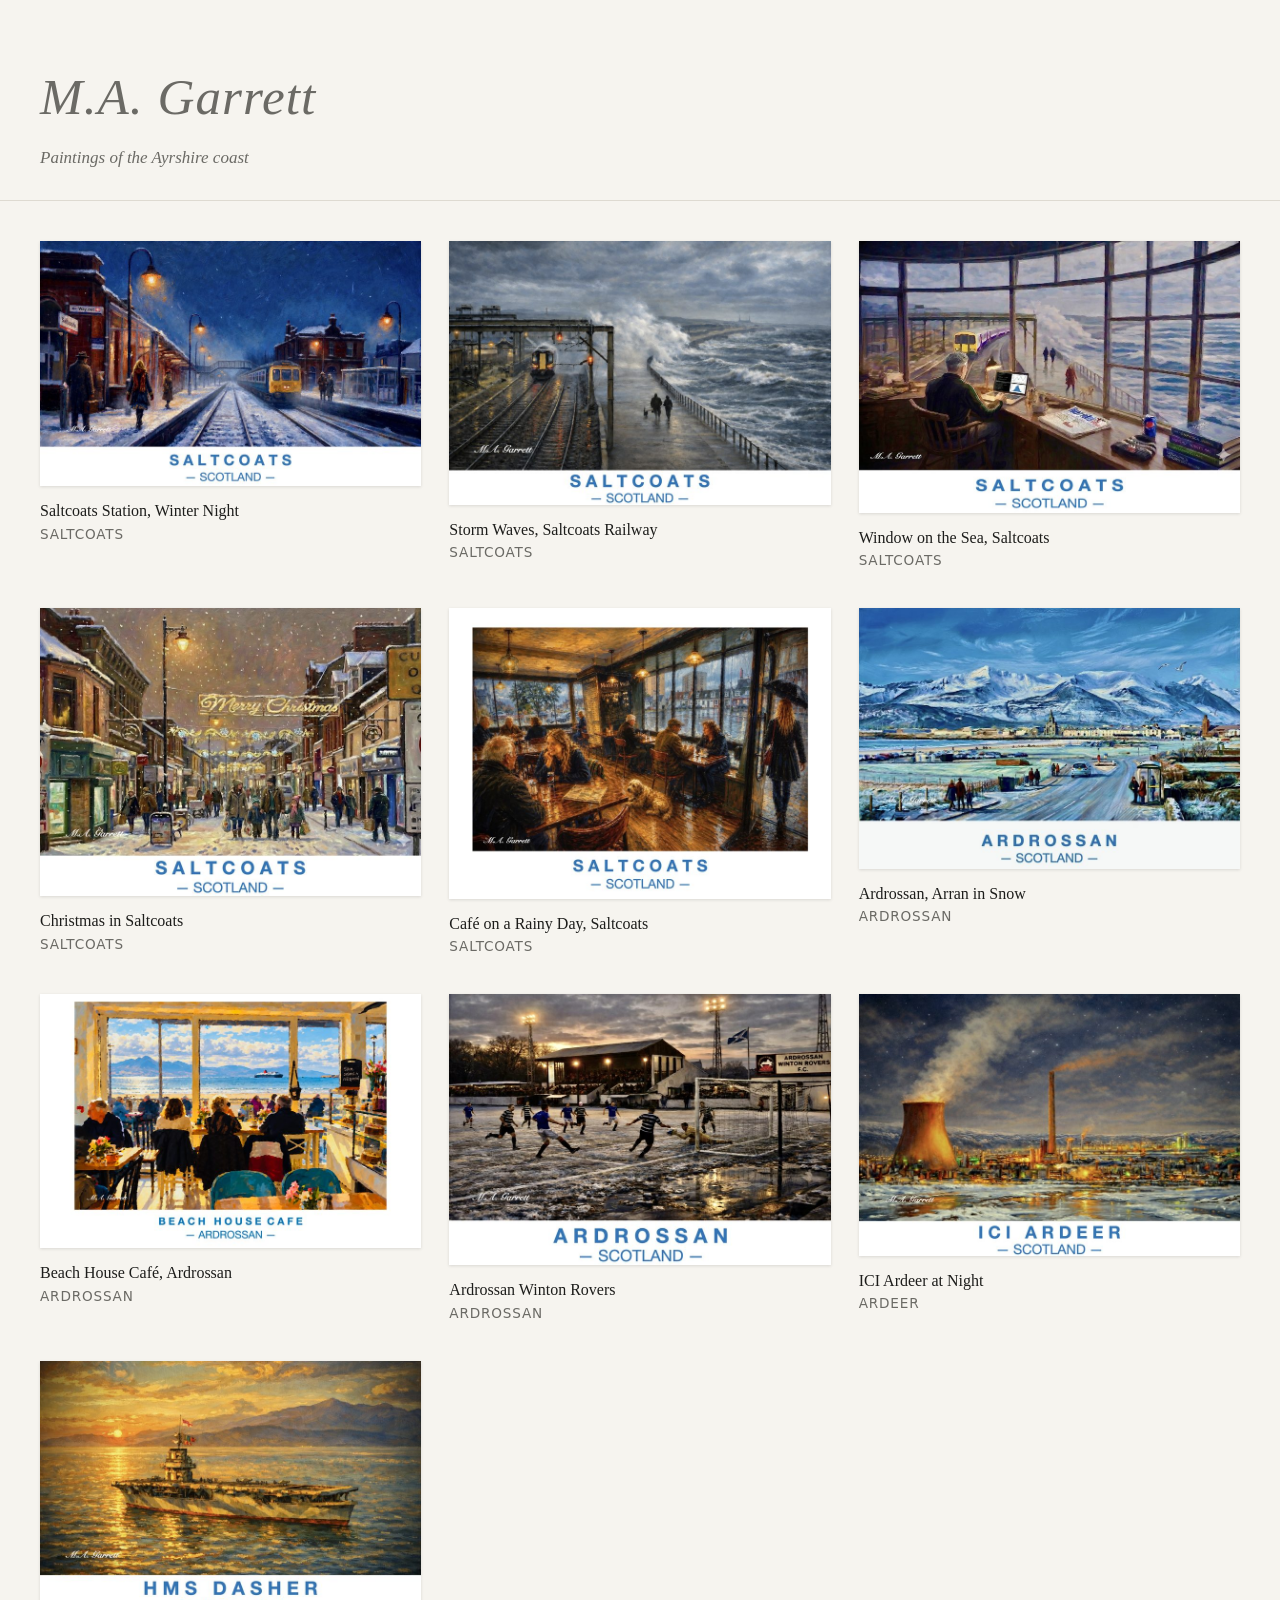
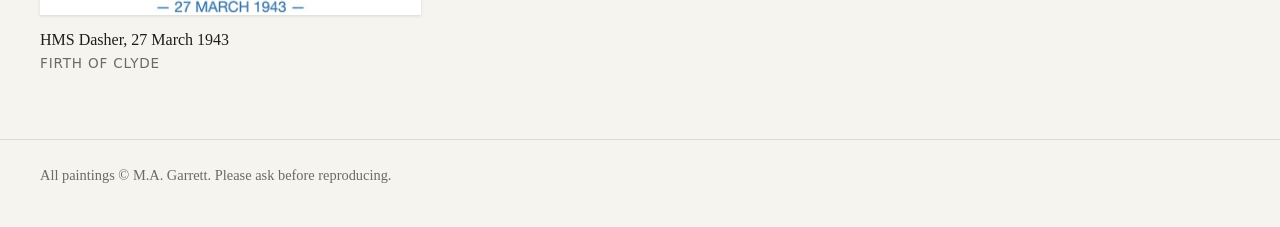
<file: index.html>
<!doctype html>
<html lang="en-GB">
<head>
<meta charset="utf-8">
<meta name="viewport" content="width=device-width,initial-scale=1">
<title>M.A. Garrett — Paintings of the Ayrshire Coast</title>
<meta name="description" content="Digital paintings by M.A. Garrett of Saltcoats, Ardrossan and the North Ayrshire coast, Scotland — stations, seafronts, cafés and local history.">
<meta name="author" content="M.A. Garrett">
<link rel="canonical" href="https://magarrett1964.github.io/3Ts_art/">
<meta property="og:type" content="website">
<meta property="og:title" content="M.A. Garrett — Paintings of the Ayrshire Coast">
<meta property="og:description" content="Digital paintings by M.A. Garrett of Saltcoats, Ardrossan and the North Ayrshire coast, Scotland — stations, seafronts, cafés and local history.">
<meta property="og:url" content="https://magarrett1964.github.io/3Ts_art/">
<meta property="og:image" content="https://magarrett1964.github.io/3Ts_art/images/saltcoats-station-winter-night.jpg">
<meta name="twitter:card" content="summary_large_image">
<link rel="stylesheet" href="style.css">
<script type="application/ld+json">{"@context": "https://schema.org", "@type": "CollectionPage", "name": "M.A. Garrett — Paintings of the Ayrshire Coast", "description": "Digital paintings by M.A. Garrett of Saltcoats, Ardrossan and the North Ayrshire coast, Scotland — stations, seafronts, cafés and local history.", "url": "https://magarrett1964.github.io/3Ts_art/", "author": {"@type": "Person", "name": "M.A. Garrett"}, "hasPart": [{"@type": "VisualArtwork", "name": "Saltcoats Station, Winter Night", "url": "https://magarrett1964.github.io/3Ts_art/paintings/saltcoats-station-winter-night/", "image": "https://magarrett1964.github.io/3Ts_art/images/saltcoats-station-winter-night.jpg"}, {"@type": "VisualArtwork", "name": "Storm Waves, Saltcoats Railway", "url": "https://magarrett1964.github.io/3Ts_art/paintings/saltcoats-storm-waves-railway/", "image": "https://magarrett1964.github.io/3Ts_art/images/saltcoats-storm-waves-railway.jpg"}, {"@type": "VisualArtwork", "name": "Window on the Sea, Saltcoats", "url": "https://magarrett1964.github.io/3Ts_art/paintings/saltcoats-window-on-the-sea/", "image": "https://magarrett1964.github.io/3Ts_art/images/saltcoats-window-on-the-sea.jpg"}, {"@type": "VisualArtwork", "name": "Christmas in Saltcoats", "url": "https://magarrett1964.github.io/3Ts_art/paintings/saltcoats-christmas/", "image": "https://magarrett1964.github.io/3Ts_art/images/saltcoats-christmas.jpg"}, {"@type": "VisualArtwork", "name": "Café on a Rainy Day, Saltcoats", "url": "https://magarrett1964.github.io/3Ts_art/paintings/saltcoats-cafe-rainy-day/", "image": "https://magarrett1964.github.io/3Ts_art/images/saltcoats-cafe-rainy-day.jpg"}, {"@type": "VisualArtwork", "name": "Ardrossan, Arran in Snow", "url": "https://magarrett1964.github.io/3Ts_art/paintings/ardrossan-arran-in-snow/", "image": "https://magarrett1964.github.io/3Ts_art/images/ardrossan-arran-in-snow.jpg"}, {"@type": "VisualArtwork", "name": "Beach House Café, Ardrossan", "url": "https://magarrett1964.github.io/3Ts_art/paintings/beach-house-cafe-ardrossan/", "image": "https://magarrett1964.github.io/3Ts_art/images/beach-house-cafe-ardrossan.jpg"}, {"@type": "VisualArtwork", "name": "Ardrossan Winton Rovers", "url": "https://magarrett1964.github.io/3Ts_art/paintings/ardrossan-winton-rovers/", "image": "https://magarrett1964.github.io/3Ts_art/images/ardrossan-winton-rovers.jpg"}, {"@type": "VisualArtwork", "name": "ICI Ardeer at Night", "url": "https://magarrett1964.github.io/3Ts_art/paintings/ici-ardeer-night/", "image": "https://magarrett1964.github.io/3Ts_art/images/ici-ardeer-night.jpg"}, {"@type": "VisualArtwork", "name": "HMS Dasher, 27 March 1943", "url": "https://magarrett1964.github.io/3Ts_art/paintings/hms-dasher-1943/", "image": "https://magarrett1964.github.io/3Ts_art/images/hms-dasher-1943.jpg"}]}</script>
</head>
<body>
<header class="site"><div class="wrap">
<p class="name"><a href="./">M.A. Garrett</a></p>
<p>Paintings of the Ayrshire coast</p>
</div></header>
<main class="wrap"><h1 style="position:absolute;left:-9999px">M.A. Garrett — Paintings of the Ayrshire Coast</h1><div class="grid">
<a href="paintings/saltcoats-station-winter-night/"><figure><img src="images/saltcoats-station-winter-night-thumb.jpg" width="800" height="516" alt="Saltcoats Station, Winter Night — painting by M.A. Garrett. A snowy night on the platforms at Saltcoats railway station. Lamps glow over the tracks as a train pulls in and passengers wait beneath the old station buildings." loading="lazy"><figcaption>Saltcoats Station, Winter Night<span>Saltcoats</span></figcaption></figure></a>
<a href="paintings/saltcoats-storm-waves-railway/"><figure><img src="images/saltcoats-storm-waves-railway-thumb.jpg" width="800" height="554" alt="Storm Waves, Saltcoats Railway — painting by M.A. Garrett. Heavy seas break over the promenade beside the railway at Saltcoats as a train approaches under the signals and a couple walk their dog along the sea wall." loading="lazy"><figcaption>Storm Waves, Saltcoats Railway<span>Saltcoats</span></figcaption></figure></a>
<a href="paintings/saltcoats-window-on-the-sea/"><figure><img src="images/saltcoats-window-on-the-sea-thumb.jpg" width="800" height="571" alt="Window on the Sea, Saltcoats — painting by M.A. Garrett. A man works at a laptop in a bay window overlooking the Saltcoats seafront, with astronomy journals stacked on the sill, a train passing and waves breaking on the promenade." loading="lazy"><figcaption>Window on the Sea, Saltcoats<span>Saltcoats</span></figcaption></figure></a>
<a href="paintings/saltcoats-christmas/"><figure><img src="images/saltcoats-christmas-thumb.jpg" width="800" height="604" alt="Christmas in Saltcoats — painting by M.A. Garrett. Snow falls on a Saltcoats shopping street strung with Christmas lights, as a family walks home with their shopping bags." loading="lazy"><figcaption>Christmas in Saltcoats<span>Saltcoats</span></figcaption></figure></a>
<a href="paintings/saltcoats-cafe-rainy-day/"><figure><img src="images/saltcoats-cafe-rainy-day-thumb.jpg" width="800" height="610" alt="Café on a Rainy Day, Saltcoats — painting by M.A. Garrett. Warm lamplight inside a busy Saltcoats café on a wet day, with a small dog on the wooden floor and rain streaking the windows onto the street." loading="lazy"><figcaption>Café on a Rainy Day, Saltcoats<span>Saltcoats</span></figcaption></figure></a>
<a href="paintings/ardrossan-arran-in-snow/"><figure><img src="images/ardrossan-arran-in-snow-thumb.jpg" width="800" height="547" alt="Ardrossan, Arran in Snow — painting by M.A. Garrett. A frosty winter morning in Ardrossan with the snow-covered mountains of the Isle of Arran rising across the water behind the town." loading="lazy"><figcaption>Ardrossan, Arran in Snow<span>Ardrossan</span></figcaption></figure></a>
<a href="paintings/beach-house-cafe-ardrossan/"><figure><img src="images/beach-house-cafe-ardrossan-thumb.jpg" width="800" height="533" alt="Beach House Café, Ardrossan — painting by M.A. Garrett. Sunlight pours into the Beach House Café in Ardrossan, looking out over the sands towards Arran with a ferry crossing the bay." loading="lazy"><figcaption>Beach House Café, Ardrossan<span>Ardrossan</span></figcaption></figure></a>
<a href="paintings/ardrossan-winton-rovers/"><figure><img src="images/ardrossan-winton-rovers-thumb.jpg" width="800" height="569" alt="Ardrossan Winton Rovers — painting by M.A. Garrett. A floodlit winter match at the home of Ardrossan Winton Rovers F.C., the goalkeeper diving at the feet of a striker on a frozen, puddled pitch." loading="lazy"><figcaption>Ardrossan Winton Rovers<span>Ardrossan</span></figcaption></figure></a>
<a href="paintings/ici-ardeer-night/"><figure><img src="images/ici-ardeer-night-thumb.jpg" width="800" height="549" alt="ICI Ardeer at Night — painting by M.A. Garrett. The ICI works at Ardeer lit up on a starry winter night, steam rising from the cooling tower and chimney across the snow." loading="lazy"><figcaption>ICI Ardeer at Night<span>Ardeer</span></figcaption></figure></a>
<a href="paintings/hms-dasher-1943/"><figure><img src="images/hms-dasher-1943-thumb.jpg" width="800" height="534" alt="HMS Dasher, 27 March 1943 — painting by M.A. Garrett. The escort carrier HMS Dasher in dazzle camouflage on golden evening water, remembering 27 March 1943, the day she was lost in the Firth of Clyde." loading="lazy"><figcaption>HMS Dasher, 27 March 1943<span>Firth of Clyde</span></figcaption></figure></a>
</div></main>
<footer><div class="wrap">All paintings © M.A. Garrett. Please ask before reproducing.</div></footer>
</body></html>
</file>
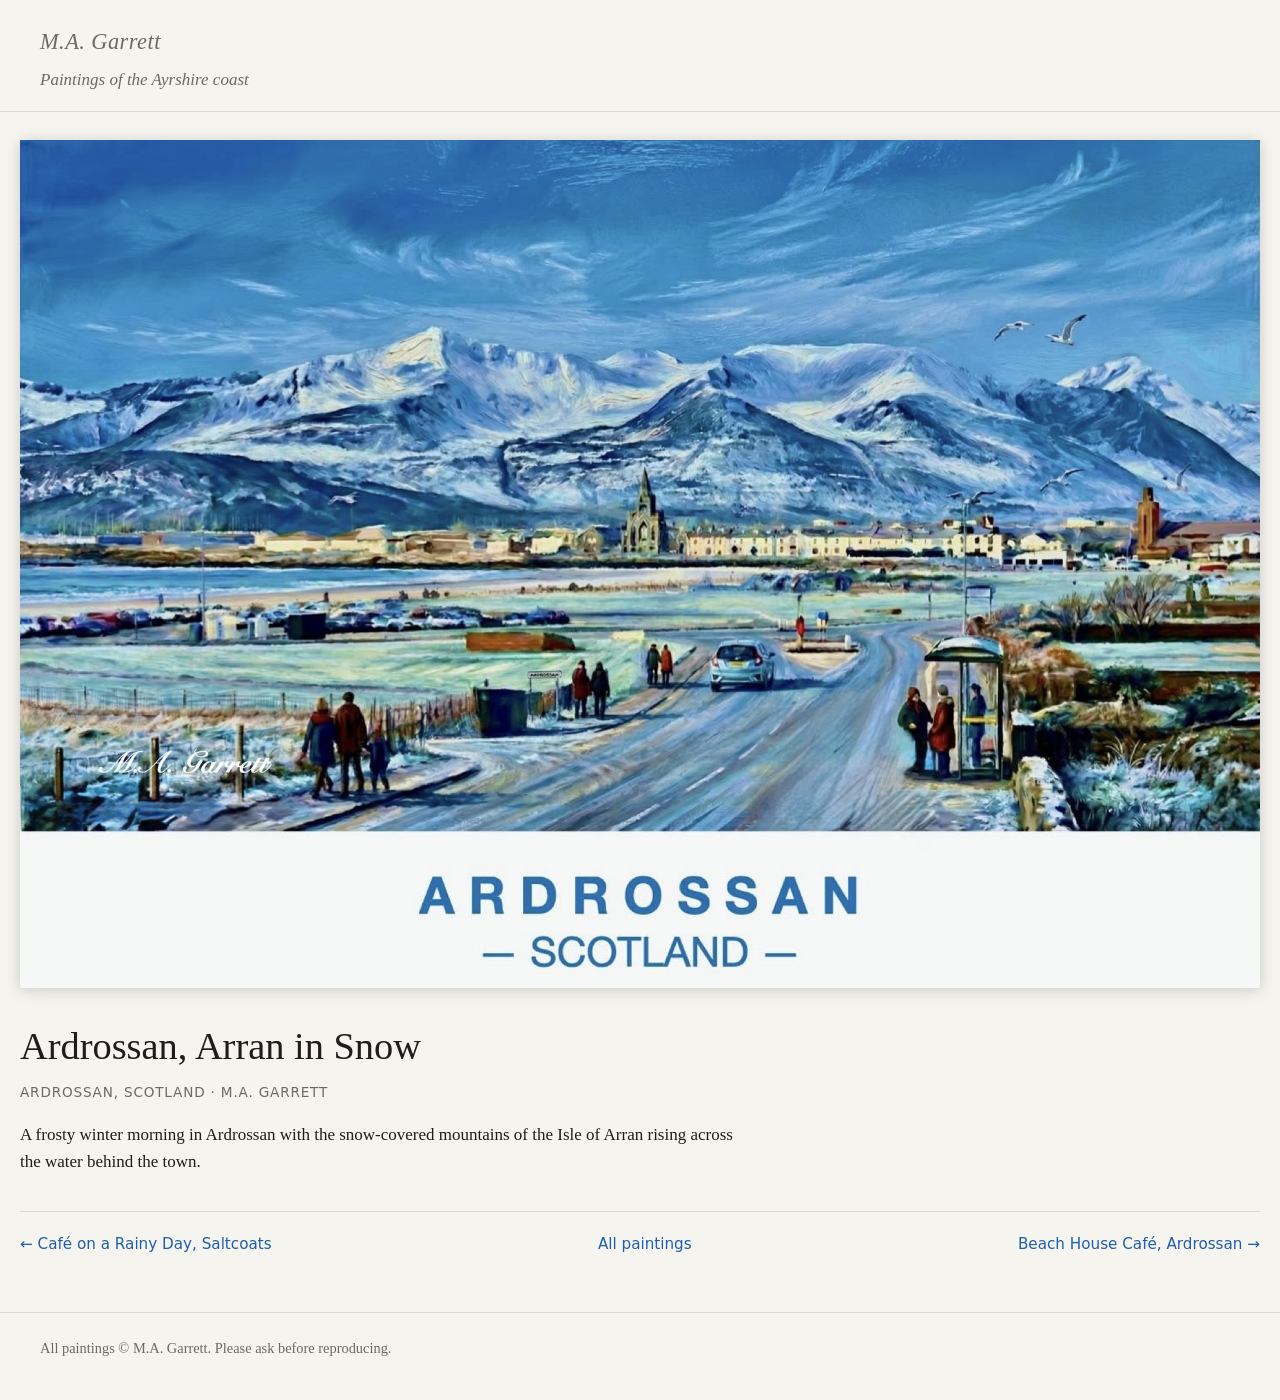
<file: paintings/ardrossan-arran-in-snow/index.html>
<!doctype html>
<html lang="en-GB">
<head>
<meta charset="utf-8">
<meta name="viewport" content="width=device-width,initial-scale=1">
<title>Ardrossan, Arran in Snow — painting by M.A. Garrett</title>
<meta name="description" content="A frosty winter morning in Ardrossan with the snow-covered mountains of the Isle of Arran rising across the water behind the town.">
<meta name="author" content="M.A. Garrett">
<link rel="canonical" href="https://magarrett1964.github.io/3Ts_art/paintings/ardrossan-arran-in-snow/">
<meta property="og:type" content="website">
<meta property="og:title" content="Ardrossan, Arran in Snow — painting by M.A. Garrett">
<meta property="og:description" content="A frosty winter morning in Ardrossan with the snow-covered mountains of the Isle of Arran rising across the water behind the town.">
<meta property="og:url" content="https://magarrett1964.github.io/3Ts_art/paintings/ardrossan-arran-in-snow/">
<meta property="og:image" content="https://magarrett1964.github.io/3Ts_art/images/ardrossan-arran-in-snow.jpg">
<meta name="twitter:card" content="summary_large_image">
<link rel="stylesheet" href="../../style.css">
<script type="application/ld+json">{"@context": "https://schema.org", "@type": "VisualArtwork", "name": "Ardrossan, Arran in Snow", "description": "A frosty winter morning in Ardrossan with the snow-covered mountains of the Isle of Arran rising across the water behind the town.", "image": "https://magarrett1964.github.io/3Ts_art/images/ardrossan-arran-in-snow.jpg", "url": "https://magarrett1964.github.io/3Ts_art/paintings/ardrossan-arran-in-snow/", "artform": "Digital painting", "creator": {"@type": "Person", "name": "M.A. Garrett"}, "contentLocation": {"@type": "Place", "name": "Ardrossan, Scotland"}}</script>
</head>
<body class="small">
<header class="site"><div class="wrap">
<p class="name"><a href="../../">M.A. Garrett</a></p>
<p>Paintings of the Ayrshire coast</p>
</div></header>
<main class="wrap piece">
<img src="../../images/ardrossan-arran-in-snow.jpg" width="1800" height="1231" alt="Ardrossan, Arran in Snow — painting by M.A. Garrett. A frosty winter morning in Ardrossan with the snow-covered mountains of the Isle of Arran rising across the water behind the town.">
<h1>Ardrossan, Arran in Snow</h1>
<p class="meta">Ardrossan, Scotland · M.A. Garrett</p>
<p class="desc">A frosty winter morning in Ardrossan with the snow-covered mountains of the Isle of Arran rising across the water behind the town.</p>
<nav class="pager"><a href="../saltcoats-cafe-rainy-day/">← Café on a Rainy Day, Saltcoats</a><a href="../../">All paintings</a><a href="../beach-house-cafe-ardrossan/">Beach House Café, Ardrossan →</a></nav>
</main>
<footer><div class="wrap">All paintings © M.A. Garrett. Please ask before reproducing.</div></footer>
</body></html>
</file>
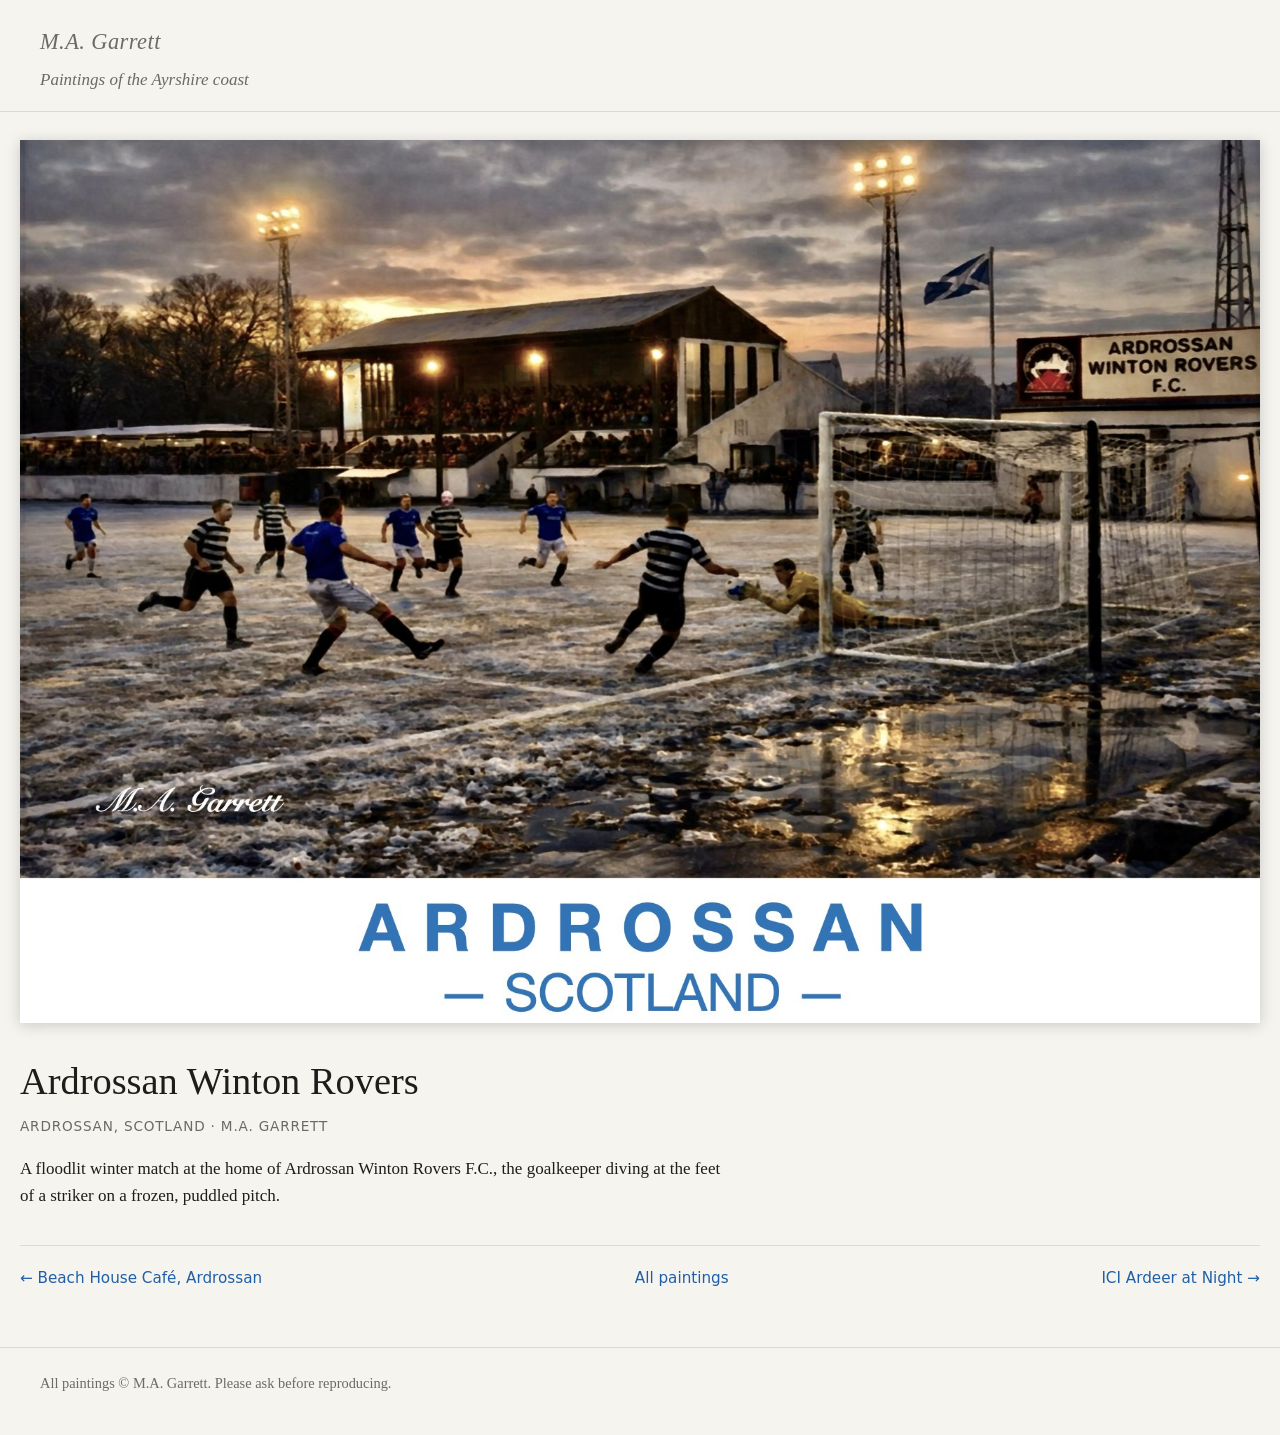
<file: paintings/ardrossan-winton-rovers/index.html>
<!doctype html>
<html lang="en-GB">
<head>
<meta charset="utf-8">
<meta name="viewport" content="width=device-width,initial-scale=1">
<title>Ardrossan Winton Rovers — painting by M.A. Garrett</title>
<meta name="description" content="A floodlit winter match at the home of Ardrossan Winton Rovers F.C., the goalkeeper diving at the feet of a striker on a frozen, puddled pitch.">
<meta name="author" content="M.A. Garrett">
<link rel="canonical" href="https://magarrett1964.github.io/3Ts_art/paintings/ardrossan-winton-rovers/">
<meta property="og:type" content="website">
<meta property="og:title" content="Ardrossan Winton Rovers — painting by M.A. Garrett">
<meta property="og:description" content="A floodlit winter match at the home of Ardrossan Winton Rovers F.C., the goalkeeper diving at the feet of a striker on a frozen, puddled pitch.">
<meta property="og:url" content="https://magarrett1964.github.io/3Ts_art/paintings/ardrossan-winton-rovers/">
<meta property="og:image" content="https://magarrett1964.github.io/3Ts_art/images/ardrossan-winton-rovers.jpg">
<meta name="twitter:card" content="summary_large_image">
<link rel="stylesheet" href="../../style.css">
<script type="application/ld+json">{"@context": "https://schema.org", "@type": "VisualArtwork", "name": "Ardrossan Winton Rovers", "description": "A floodlit winter match at the home of Ardrossan Winton Rovers F.C., the goalkeeper diving at the feet of a striker on a frozen, puddled pitch.", "image": "https://magarrett1964.github.io/3Ts_art/images/ardrossan-winton-rovers.jpg", "url": "https://magarrett1964.github.io/3Ts_art/paintings/ardrossan-winton-rovers/", "artform": "Digital painting", "creator": {"@type": "Person", "name": "M.A. Garrett"}, "contentLocation": {"@type": "Place", "name": "Ardrossan, Scotland"}}</script>
</head>
<body class="small">
<header class="site"><div class="wrap">
<p class="name"><a href="../../">M.A. Garrett</a></p>
<p>Paintings of the Ayrshire coast</p>
</div></header>
<main class="wrap piece">
<img src="../../images/ardrossan-winton-rovers.jpg" width="1769" height="1259" alt="Ardrossan Winton Rovers — painting by M.A. Garrett. A floodlit winter match at the home of Ardrossan Winton Rovers F.C., the goalkeeper diving at the feet of a striker on a frozen, puddled pitch.">
<h1>Ardrossan Winton Rovers</h1>
<p class="meta">Ardrossan, Scotland · M.A. Garrett</p>
<p class="desc">A floodlit winter match at the home of Ardrossan Winton Rovers F.C., the goalkeeper diving at the feet of a striker on a frozen, puddled pitch.</p>
<nav class="pager"><a href="../beach-house-cafe-ardrossan/">← Beach House Café, Ardrossan</a><a href="../../">All paintings</a><a href="../ici-ardeer-night/">ICI Ardeer at Night →</a></nav>
</main>
<footer><div class="wrap">All paintings © M.A. Garrett. Please ask before reproducing.</div></footer>
</body></html>
</file>
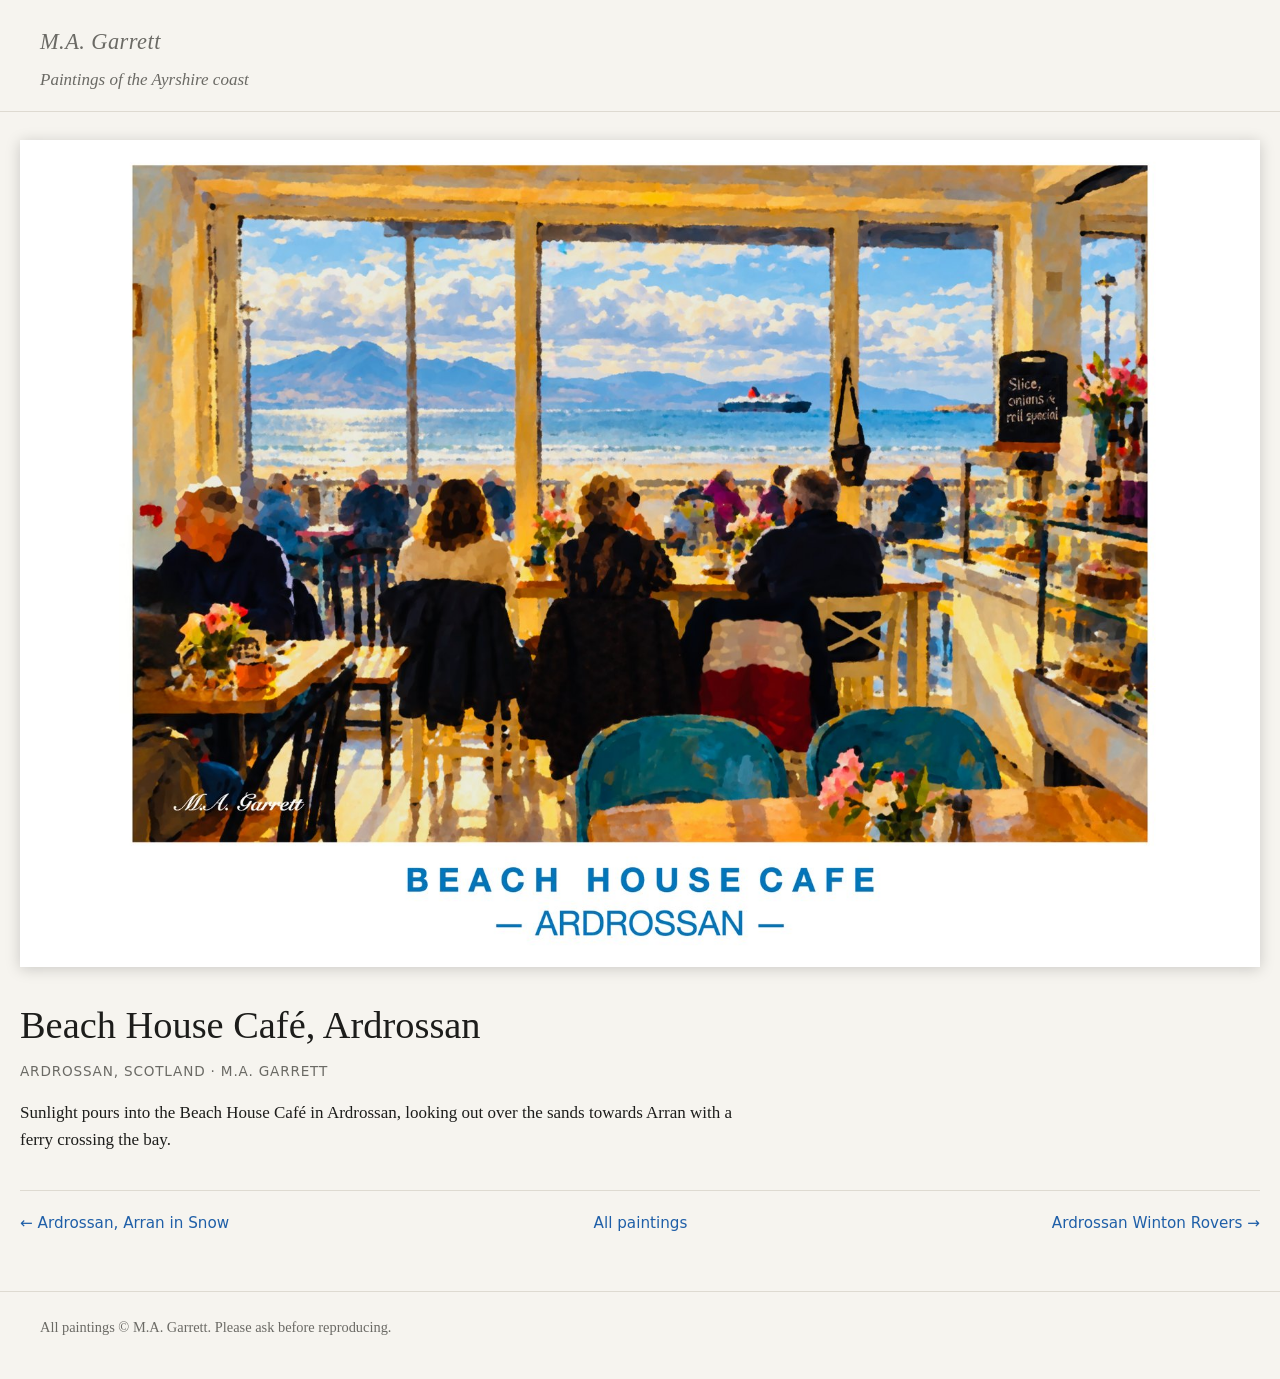
<file: paintings/beach-house-cafe-ardrossan/index.html>
<!doctype html>
<html lang="en-GB">
<head>
<meta charset="utf-8">
<meta name="viewport" content="width=device-width,initial-scale=1">
<title>Beach House Café, Ardrossan — painting by M.A. Garrett</title>
<meta name="description" content="Sunlight pours into the Beach House Café in Ardrossan, looking out over the sands towards Arran with a ferry crossing the bay.">
<meta name="author" content="M.A. Garrett">
<link rel="canonical" href="https://magarrett1964.github.io/3Ts_art/paintings/beach-house-cafe-ardrossan/">
<meta property="og:type" content="website">
<meta property="og:title" content="Beach House Café, Ardrossan — painting by M.A. Garrett">
<meta property="og:description" content="Sunlight pours into the Beach House Café in Ardrossan, looking out over the sands towards Arran with a ferry crossing the bay.">
<meta property="og:url" content="https://magarrett1964.github.io/3Ts_art/paintings/beach-house-cafe-ardrossan/">
<meta property="og:image" content="https://magarrett1964.github.io/3Ts_art/images/beach-house-cafe-ardrossan.jpg">
<meta name="twitter:card" content="summary_large_image">
<link rel="stylesheet" href="../../style.css">
<script type="application/ld+json">{"@context": "https://schema.org", "@type": "VisualArtwork", "name": "Beach House Café, Ardrossan", "description": "Sunlight pours into the Beach House Café in Ardrossan, looking out over the sands towards Arran with a ferry crossing the bay.", "image": "https://magarrett1964.github.io/3Ts_art/images/beach-house-cafe-ardrossan.jpg", "url": "https://magarrett1964.github.io/3Ts_art/paintings/beach-house-cafe-ardrossan/", "artform": "Digital painting", "creator": {"@type": "Person", "name": "M.A. Garrett"}, "contentLocation": {"@type": "Place", "name": "Ardrossan, Scotland"}}</script>
</head>
<body class="small">
<header class="site"><div class="wrap">
<p class="name"><a href="../../">M.A. Garrett</a></p>
<p>Paintings of the Ayrshire coast</p>
</div></header>
<main class="wrap piece">
<img src="../../images/beach-house-cafe-ardrossan.jpg" width="1800" height="1200" alt="Beach House Café, Ardrossan — painting by M.A. Garrett. Sunlight pours into the Beach House Café in Ardrossan, looking out over the sands towards Arran with a ferry crossing the bay.">
<h1>Beach House Café, Ardrossan</h1>
<p class="meta">Ardrossan, Scotland · M.A. Garrett</p>
<p class="desc">Sunlight pours into the Beach House Café in Ardrossan, looking out over the sands towards Arran with a ferry crossing the bay.</p>
<nav class="pager"><a href="../ardrossan-arran-in-snow/">← Ardrossan, Arran in Snow</a><a href="../../">All paintings</a><a href="../ardrossan-winton-rovers/">Ardrossan Winton Rovers →</a></nav>
</main>
<footer><div class="wrap">All paintings © M.A. Garrett. Please ask before reproducing.</div></footer>
</body></html>
</file>
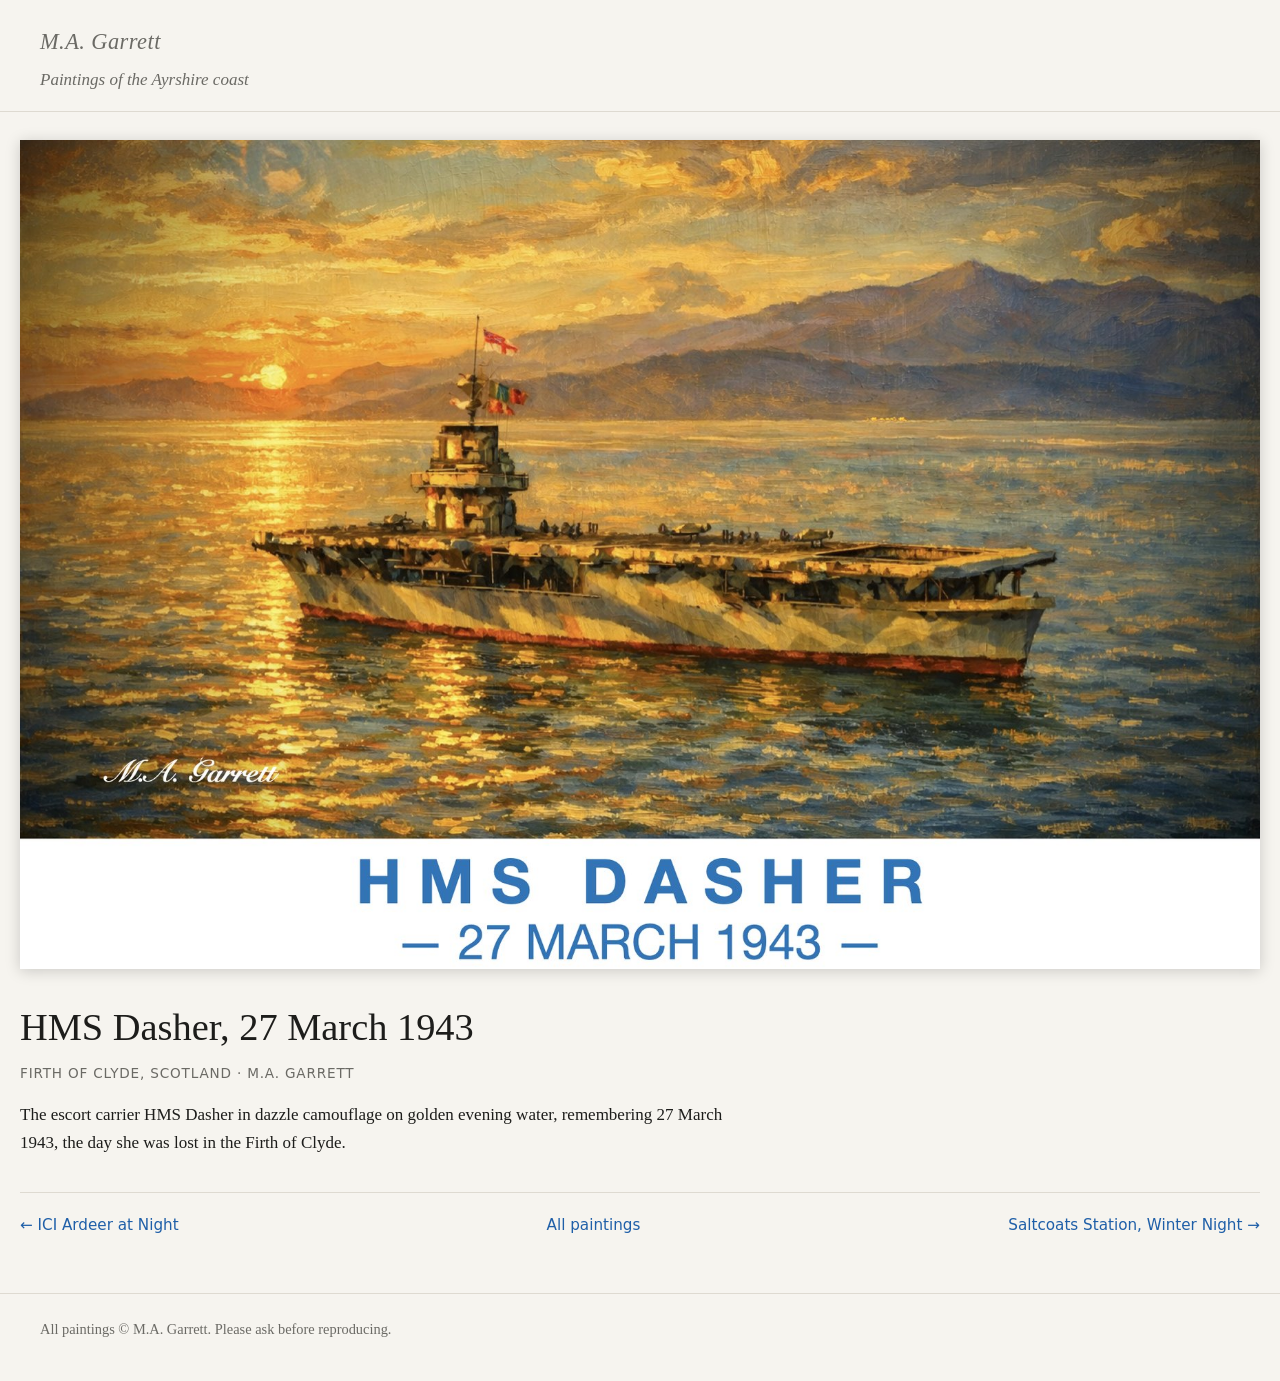
<file: paintings/hms-dasher-1943/index.html>
<!doctype html>
<html lang="en-GB">
<head>
<meta charset="utf-8">
<meta name="viewport" content="width=device-width,initial-scale=1">
<title>HMS Dasher, 27 March 1943 — painting by M.A. Garrett</title>
<meta name="description" content="The escort carrier HMS Dasher in dazzle camouflage on golden evening water, remembering 27 March 1943, the day she was lost in the Firth of Clyde.">
<meta name="author" content="M.A. Garrett">
<link rel="canonical" href="https://magarrett1964.github.io/3Ts_art/paintings/hms-dasher-1943/">
<meta property="og:type" content="website">
<meta property="og:title" content="HMS Dasher, 27 March 1943 — painting by M.A. Garrett">
<meta property="og:description" content="The escort carrier HMS Dasher in dazzle camouflage on golden evening water, remembering 27 March 1943, the day she was lost in the Firth of Clyde.">
<meta property="og:url" content="https://magarrett1964.github.io/3Ts_art/paintings/hms-dasher-1943/">
<meta property="og:image" content="https://magarrett1964.github.io/3Ts_art/images/hms-dasher-1943.jpg">
<meta name="twitter:card" content="summary_large_image">
<link rel="stylesheet" href="../../style.css">
<script type="application/ld+json">{"@context": "https://schema.org", "@type": "VisualArtwork", "name": "HMS Dasher, 27 March 1943", "description": "The escort carrier HMS Dasher in dazzle camouflage on golden evening water, remembering 27 March 1943, the day she was lost in the Firth of Clyde.", "image": "https://magarrett1964.github.io/3Ts_art/images/hms-dasher-1943.jpg", "url": "https://magarrett1964.github.io/3Ts_art/paintings/hms-dasher-1943/", "artform": "Digital painting", "creator": {"@type": "Person", "name": "M.A. Garrett"}, "contentLocation": {"@type": "Place", "name": "Firth of Clyde, Scotland"}}</script>
</head>
<body class="small">
<header class="site"><div class="wrap">
<p class="name"><a href="../../">M.A. Garrett</a></p>
<p>Paintings of the Ayrshire coast</p>
</div></header>
<main class="wrap piece">
<img src="../../images/hms-dasher-1943.jpg" width="1800" height="1203" alt="HMS Dasher, 27 March 1943 — painting by M.A. Garrett. The escort carrier HMS Dasher in dazzle camouflage on golden evening water, remembering 27 March 1943, the day she was lost in the Firth of Clyde.">
<h1>HMS Dasher, 27 March 1943</h1>
<p class="meta">Firth of Clyde, Scotland · M.A. Garrett</p>
<p class="desc">The escort carrier HMS Dasher in dazzle camouflage on golden evening water, remembering 27 March 1943, the day she was lost in the Firth of Clyde.</p>
<nav class="pager"><a href="../ici-ardeer-night/">← ICI Ardeer at Night</a><a href="../../">All paintings</a><a href="../saltcoats-station-winter-night/">Saltcoats Station, Winter Night →</a></nav>
</main>
<footer><div class="wrap">All paintings © M.A. Garrett. Please ask before reproducing.</div></footer>
</body></html>
</file>
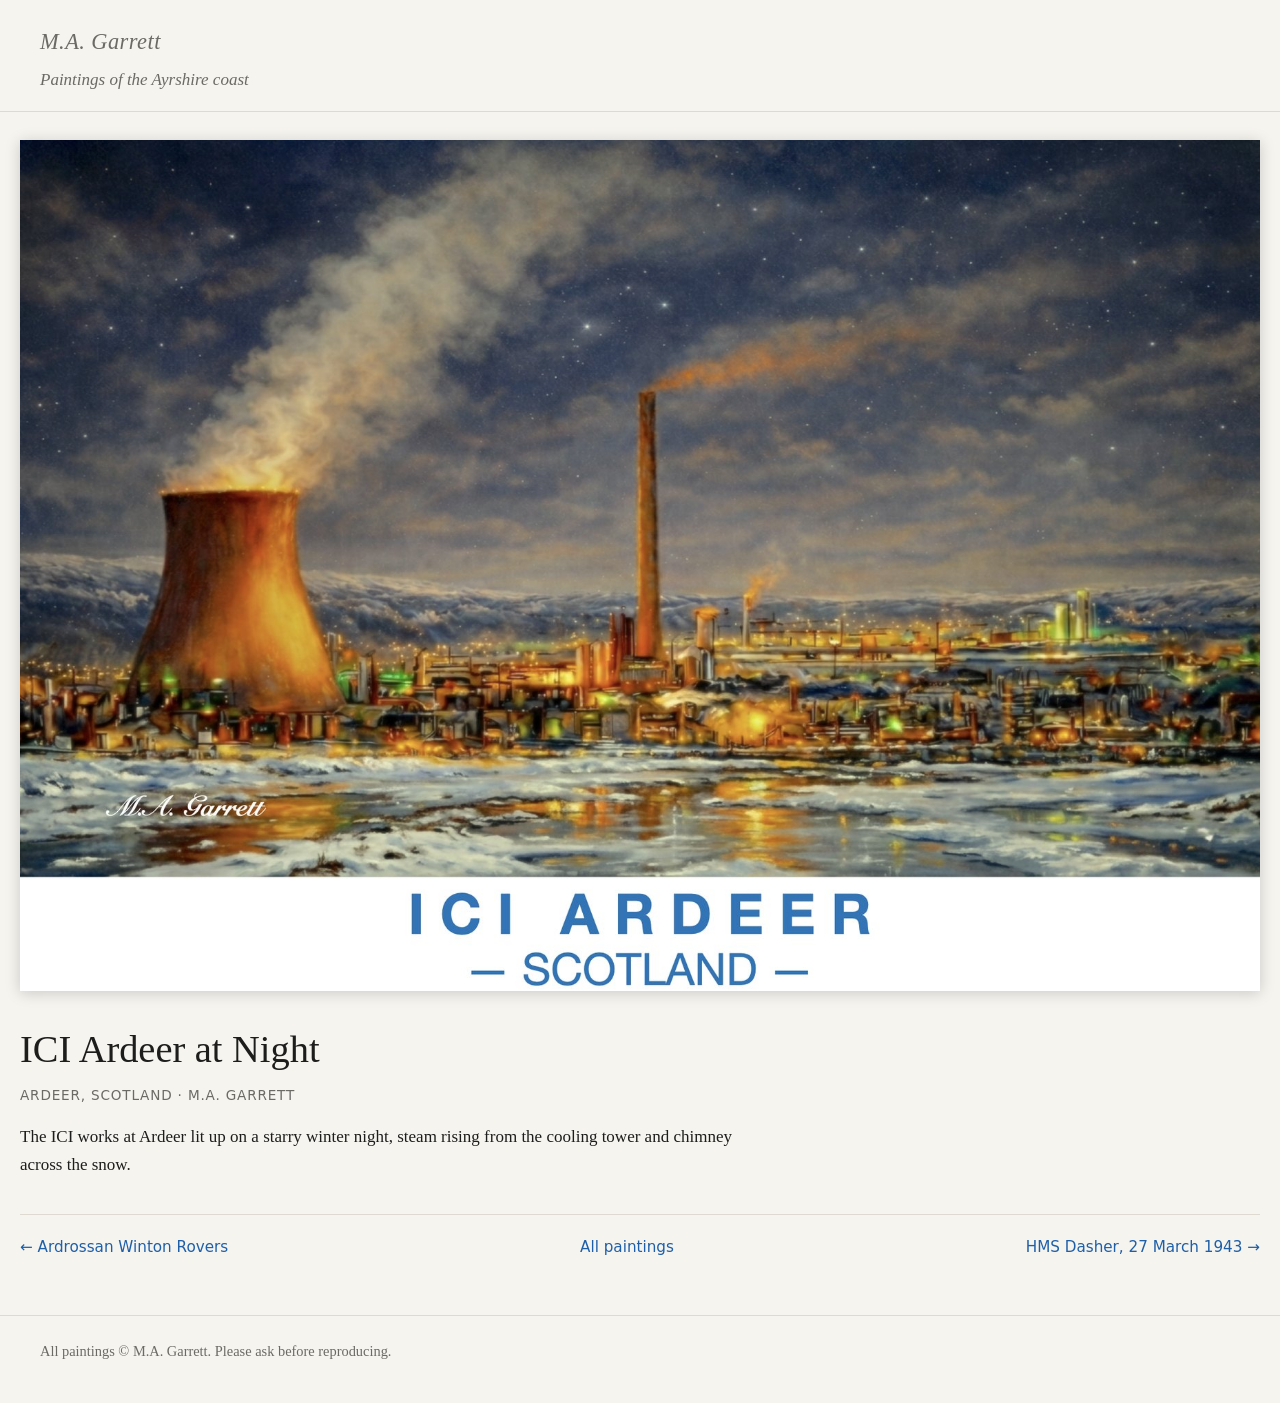
<file: paintings/ici-ardeer-night/index.html>
<!doctype html>
<html lang="en-GB">
<head>
<meta charset="utf-8">
<meta name="viewport" content="width=device-width,initial-scale=1">
<title>ICI Ardeer at Night — painting by M.A. Garrett</title>
<meta name="description" content="The ICI works at Ardeer lit up on a starry winter night, steam rising from the cooling tower and chimney across the snow.">
<meta name="author" content="M.A. Garrett">
<link rel="canonical" href="https://magarrett1964.github.io/3Ts_art/paintings/ici-ardeer-night/">
<meta property="og:type" content="website">
<meta property="og:title" content="ICI Ardeer at Night — painting by M.A. Garrett">
<meta property="og:description" content="The ICI works at Ardeer lit up on a starry winter night, steam rising from the cooling tower and chimney across the snow.">
<meta property="og:url" content="https://magarrett1964.github.io/3Ts_art/paintings/ici-ardeer-night/">
<meta property="og:image" content="https://magarrett1964.github.io/3Ts_art/images/ici-ardeer-night.jpg">
<meta name="twitter:card" content="summary_large_image">
<link rel="stylesheet" href="../../style.css">
<script type="application/ld+json">{"@context": "https://schema.org", "@type": "VisualArtwork", "name": "ICI Ardeer at Night", "description": "The ICI works at Ardeer lit up on a starry winter night, steam rising from the cooling tower and chimney across the snow.", "image": "https://magarrett1964.github.io/3Ts_art/images/ici-ardeer-night.jpg", "url": "https://magarrett1964.github.io/3Ts_art/paintings/ici-ardeer-night/", "artform": "Digital painting", "creator": {"@type": "Person", "name": "M.A. Garrett"}, "contentLocation": {"@type": "Place", "name": "Ardeer, Scotland"}}</script>
</head>
<body class="small">
<header class="site"><div class="wrap">
<p class="name"><a href="../../">M.A. Garrett</a></p>
<p>Paintings of the Ayrshire coast</p>
</div></header>
<main class="wrap piece">
<img src="../../images/ici-ardeer-night.jpg" width="1800" height="1235" alt="ICI Ardeer at Night — painting by M.A. Garrett. The ICI works at Ardeer lit up on a starry winter night, steam rising from the cooling tower and chimney across the snow.">
<h1>ICI Ardeer at Night</h1>
<p class="meta">Ardeer, Scotland · M.A. Garrett</p>
<p class="desc">The ICI works at Ardeer lit up on a starry winter night, steam rising from the cooling tower and chimney across the snow.</p>
<nav class="pager"><a href="../ardrossan-winton-rovers/">← Ardrossan Winton Rovers</a><a href="../../">All paintings</a><a href="../hms-dasher-1943/">HMS Dasher, 27 March 1943 →</a></nav>
</main>
<footer><div class="wrap">All paintings © M.A. Garrett. Please ask before reproducing.</div></footer>
</body></html>
</file>
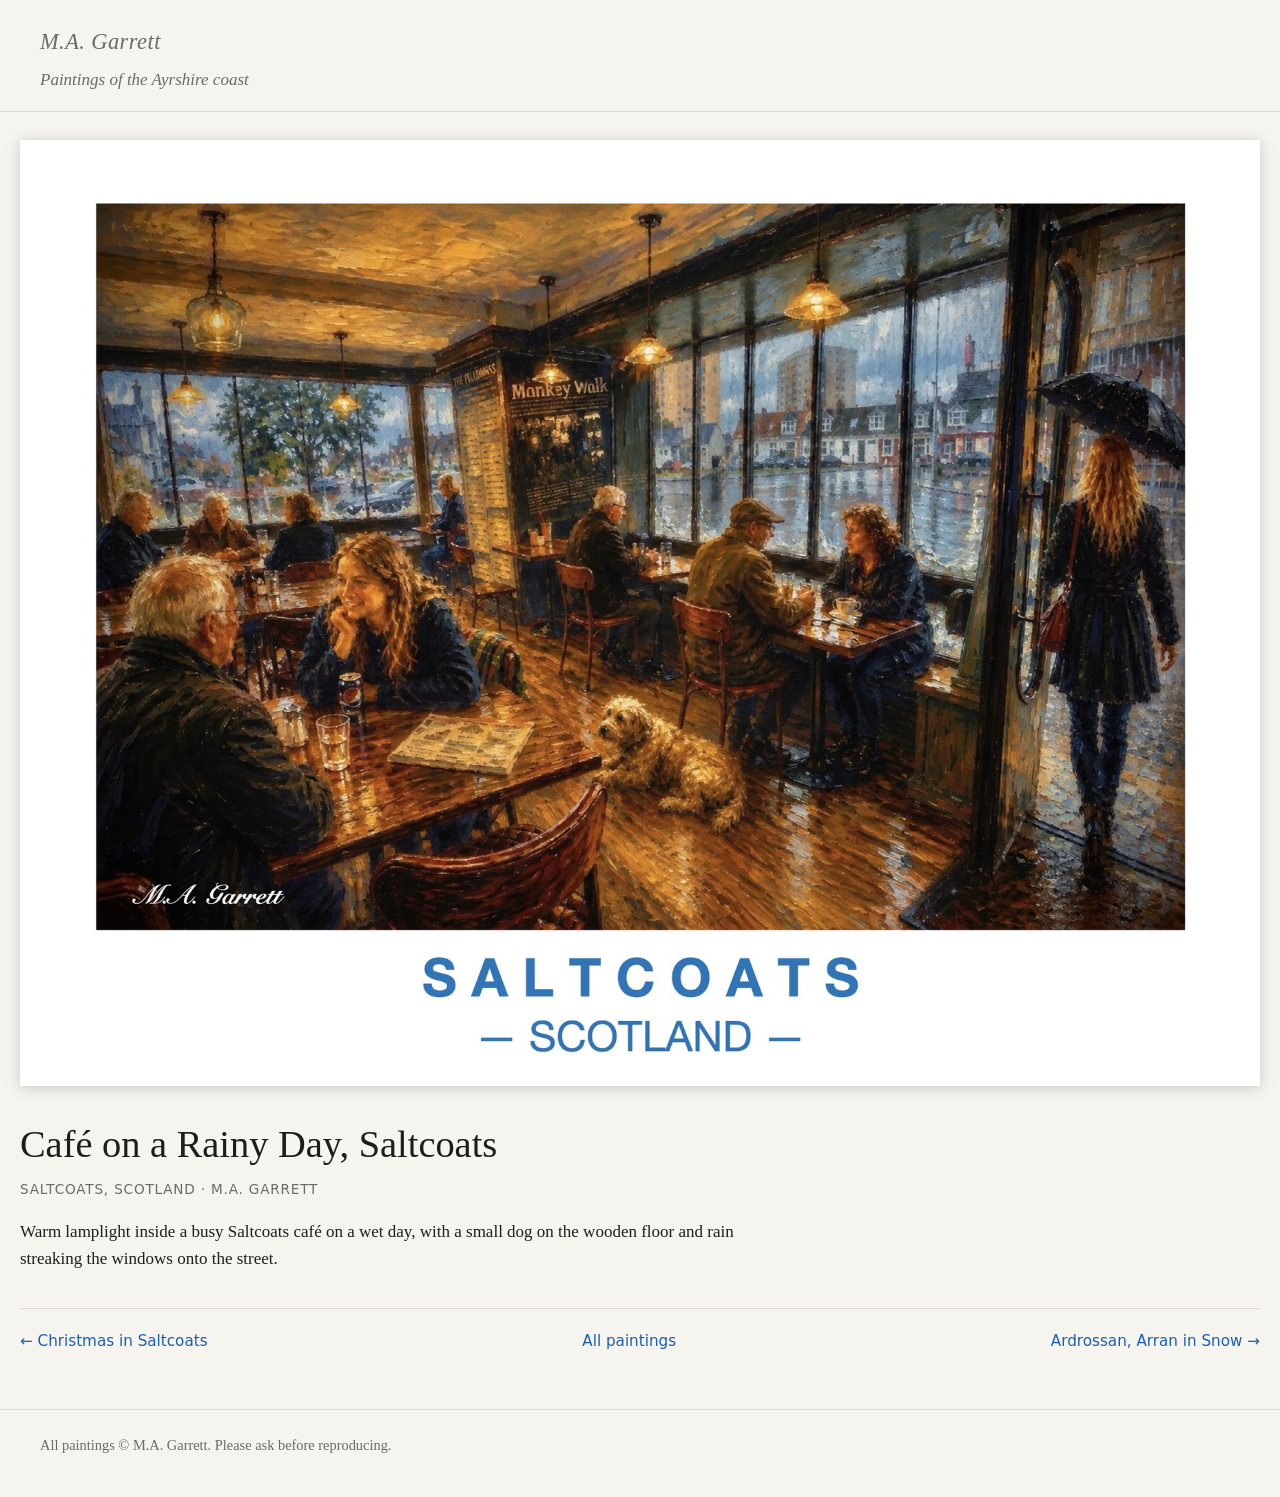
<file: paintings/saltcoats-cafe-rainy-day/index.html>
<!doctype html>
<html lang="en-GB">
<head>
<meta charset="utf-8">
<meta name="viewport" content="width=device-width,initial-scale=1">
<title>Café on a Rainy Day, Saltcoats — painting by M.A. Garrett</title>
<meta name="description" content="Warm lamplight inside a busy Saltcoats café on a wet day, with a small dog on the wooden floor and rain streaking the windows onto the street.">
<meta name="author" content="M.A. Garrett">
<link rel="canonical" href="https://magarrett1964.github.io/3Ts_art/paintings/saltcoats-cafe-rainy-day/">
<meta property="og:type" content="website">
<meta property="og:title" content="Café on a Rainy Day, Saltcoats — painting by M.A. Garrett">
<meta property="og:description" content="Warm lamplight inside a busy Saltcoats café on a wet day, with a small dog on the wooden floor and rain streaking the windows onto the street.">
<meta property="og:url" content="https://magarrett1964.github.io/3Ts_art/paintings/saltcoats-cafe-rainy-day/">
<meta property="og:image" content="https://magarrett1964.github.io/3Ts_art/images/saltcoats-cafe-rainy-day.jpg">
<meta name="twitter:card" content="summary_large_image">
<link rel="stylesheet" href="../../style.css">
<script type="application/ld+json">{"@context": "https://schema.org", "@type": "VisualArtwork", "name": "Café on a Rainy Day, Saltcoats", "description": "Warm lamplight inside a busy Saltcoats café on a wet day, with a small dog on the wooden floor and rain streaking the windows onto the street.", "image": "https://magarrett1964.github.io/3Ts_art/images/saltcoats-cafe-rainy-day.jpg", "url": "https://magarrett1964.github.io/3Ts_art/paintings/saltcoats-cafe-rainy-day/", "artform": "Digital painting", "creator": {"@type": "Person", "name": "M.A. Garrett"}, "contentLocation": {"@type": "Place", "name": "Saltcoats, Scotland"}}</script>
</head>
<body class="small">
<header class="site"><div class="wrap">
<p class="name"><a href="../../">M.A. Garrett</a></p>
<p>Paintings of the Ayrshire coast</p>
</div></header>
<main class="wrap piece">
<img src="../../images/saltcoats-cafe-rainy-day.jpg" width="1800" height="1372" alt="Café on a Rainy Day, Saltcoats — painting by M.A. Garrett. Warm lamplight inside a busy Saltcoats café on a wet day, with a small dog on the wooden floor and rain streaking the windows onto the street.">
<h1>Café on a Rainy Day, Saltcoats</h1>
<p class="meta">Saltcoats, Scotland · M.A. Garrett</p>
<p class="desc">Warm lamplight inside a busy Saltcoats café on a wet day, with a small dog on the wooden floor and rain streaking the windows onto the street.</p>
<nav class="pager"><a href="../saltcoats-christmas/">← Christmas in Saltcoats</a><a href="../../">All paintings</a><a href="../ardrossan-arran-in-snow/">Ardrossan, Arran in Snow →</a></nav>
</main>
<footer><div class="wrap">All paintings © M.A. Garrett. Please ask before reproducing.</div></footer>
</body></html>
</file>
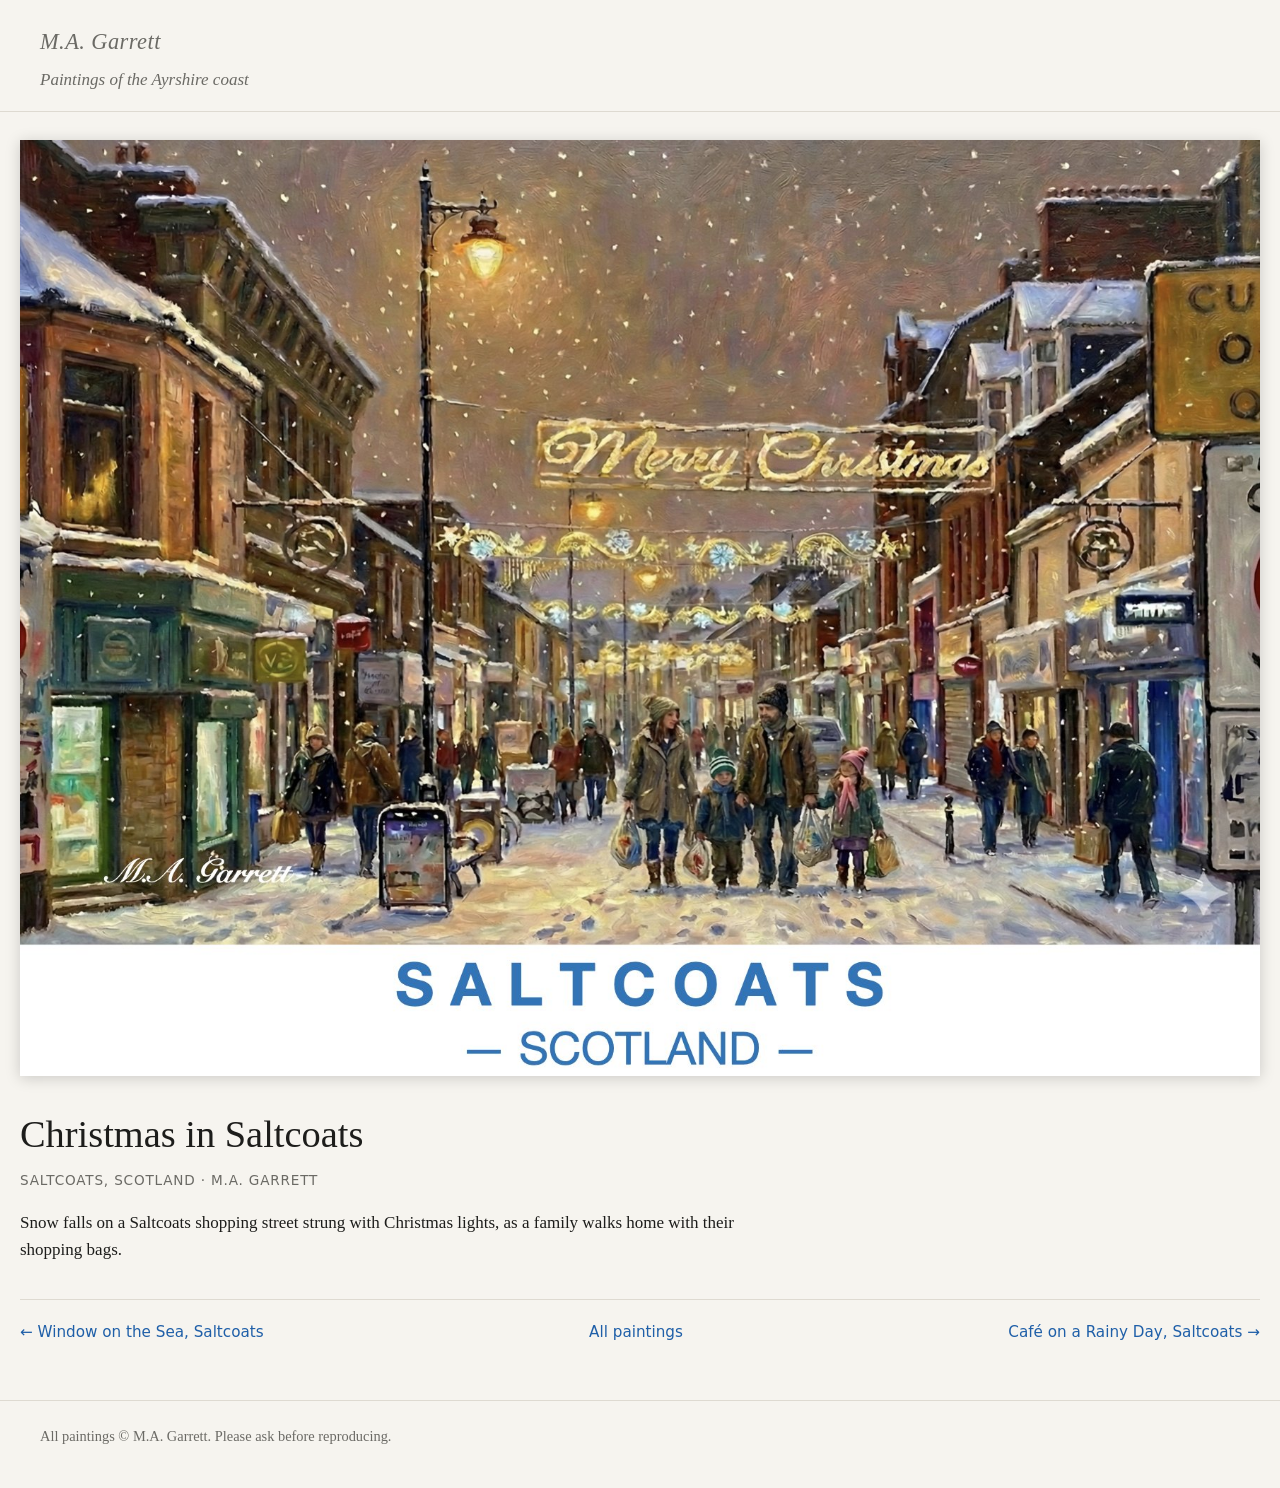
<file: paintings/saltcoats-christmas/index.html>
<!doctype html>
<html lang="en-GB">
<head>
<meta charset="utf-8">
<meta name="viewport" content="width=device-width,initial-scale=1">
<title>Christmas in Saltcoats — painting by M.A. Garrett</title>
<meta name="description" content="Snow falls on a Saltcoats shopping street strung with Christmas lights, as a family walks home with their shopping bags.">
<meta name="author" content="M.A. Garrett">
<link rel="canonical" href="https://magarrett1964.github.io/3Ts_art/paintings/saltcoats-christmas/">
<meta property="og:type" content="website">
<meta property="og:title" content="Christmas in Saltcoats — painting by M.A. Garrett">
<meta property="og:description" content="Snow falls on a Saltcoats shopping street strung with Christmas lights, as a family walks home with their shopping bags.">
<meta property="og:url" content="https://magarrett1964.github.io/3Ts_art/paintings/saltcoats-christmas/">
<meta property="og:image" content="https://magarrett1964.github.io/3Ts_art/images/saltcoats-christmas.jpg">
<meta name="twitter:card" content="summary_large_image">
<link rel="stylesheet" href="../../style.css">
<script type="application/ld+json">{"@context": "https://schema.org", "@type": "VisualArtwork", "name": "Christmas in Saltcoats", "description": "Snow falls on a Saltcoats shopping street strung with Christmas lights, as a family walks home with their shopping bags.", "image": "https://magarrett1964.github.io/3Ts_art/images/saltcoats-christmas.jpg", "url": "https://magarrett1964.github.io/3Ts_art/paintings/saltcoats-christmas/", "artform": "Digital painting", "creator": {"@type": "Person", "name": "M.A. Garrett"}, "contentLocation": {"@type": "Place", "name": "Saltcoats, Scotland"}}</script>
</head>
<body class="small">
<header class="site"><div class="wrap">
<p class="name"><a href="../../">M.A. Garrett</a></p>
<p>Paintings of the Ayrshire coast</p>
</div></header>
<main class="wrap piece">
<img src="../../images/saltcoats-christmas.jpg" width="1754" height="1324" alt="Christmas in Saltcoats — painting by M.A. Garrett. Snow falls on a Saltcoats shopping street strung with Christmas lights, as a family walks home with their shopping bags.">
<h1>Christmas in Saltcoats</h1>
<p class="meta">Saltcoats, Scotland · M.A. Garrett</p>
<p class="desc">Snow falls on a Saltcoats shopping street strung with Christmas lights, as a family walks home with their shopping bags.</p>
<nav class="pager"><a href="../saltcoats-window-on-the-sea/">← Window on the Sea, Saltcoats</a><a href="../../">All paintings</a><a href="../saltcoats-cafe-rainy-day/">Café on a Rainy Day, Saltcoats →</a></nav>
</main>
<footer><div class="wrap">All paintings © M.A. Garrett. Please ask before reproducing.</div></footer>
</body></html>
</file>
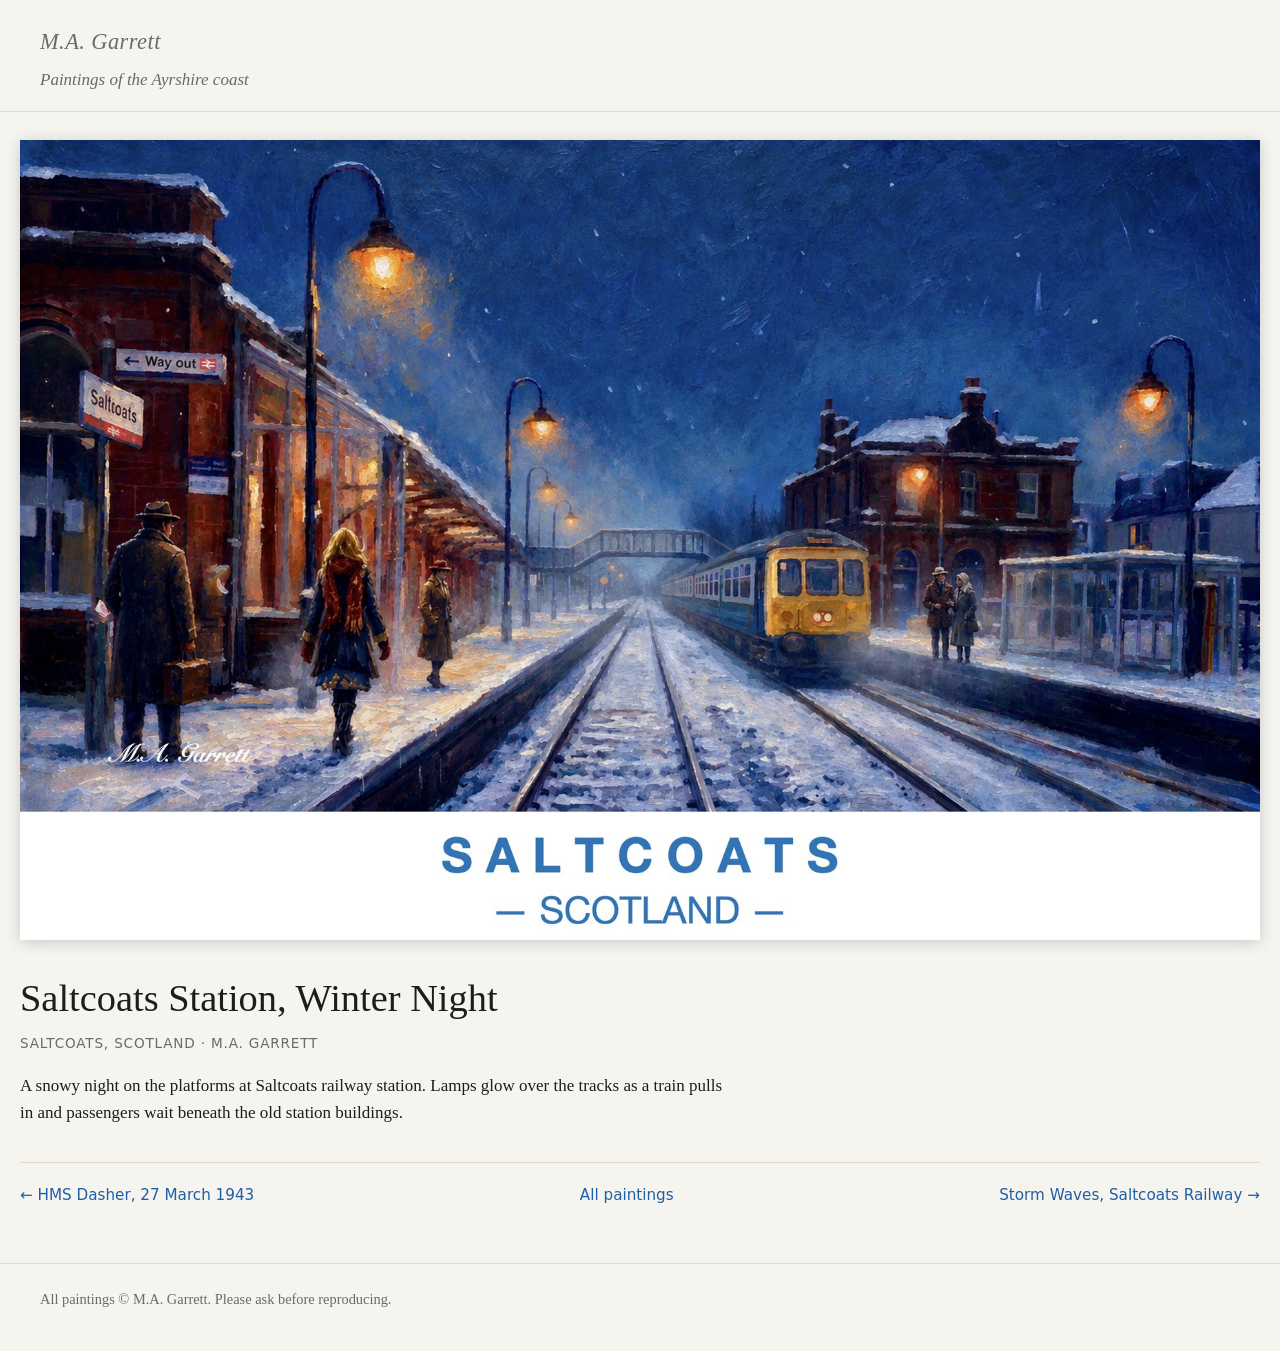
<file: paintings/saltcoats-station-winter-night/index.html>
<!doctype html>
<html lang="en-GB">
<head>
<meta charset="utf-8">
<meta name="viewport" content="width=device-width,initial-scale=1">
<title>Saltcoats Station, Winter Night — painting by M.A. Garrett</title>
<meta name="description" content="A snowy night on the platforms at Saltcoats railway station. Lamps glow over the tracks as a train pulls in and passengers wait beneath the old station buildings.">
<meta name="author" content="M.A. Garrett">
<link rel="canonical" href="https://magarrett1964.github.io/3Ts_art/paintings/saltcoats-station-winter-night/">
<meta property="og:type" content="website">
<meta property="og:title" content="Saltcoats Station, Winter Night — painting by M.A. Garrett">
<meta property="og:description" content="A snowy night on the platforms at Saltcoats railway station. Lamps glow over the tracks as a train pulls in and passengers wait beneath the old station buildings.">
<meta property="og:url" content="https://magarrett1964.github.io/3Ts_art/paintings/saltcoats-station-winter-night/">
<meta property="og:image" content="https://magarrett1964.github.io/3Ts_art/images/saltcoats-station-winter-night.jpg">
<meta name="twitter:card" content="summary_large_image">
<link rel="stylesheet" href="../../style.css">
<script type="application/ld+json">{"@context": "https://schema.org", "@type": "VisualArtwork", "name": "Saltcoats Station, Winter Night", "description": "A snowy night on the platforms at Saltcoats railway station. Lamps glow over the tracks as a train pulls in and passengers wait beneath the old station buildings.", "image": "https://magarrett1964.github.io/3Ts_art/images/saltcoats-station-winter-night.jpg", "url": "https://magarrett1964.github.io/3Ts_art/paintings/saltcoats-station-winter-night/", "artform": "Digital painting", "creator": {"@type": "Person", "name": "M.A. Garrett"}, "contentLocation": {"@type": "Place", "name": "Saltcoats, Scotland"}}</script>
</head>
<body class="small">
<header class="site"><div class="wrap">
<p class="name"><a href="../../">M.A. Garrett</a></p>
<p>Paintings of the Ayrshire coast</p>
</div></header>
<main class="wrap piece">
<img src="../../images/saltcoats-station-winter-night.jpg" width="1800" height="1160" alt="Saltcoats Station, Winter Night — painting by M.A. Garrett. A snowy night on the platforms at Saltcoats railway station. Lamps glow over the tracks as a train pulls in and passengers wait beneath the old station buildings.">
<h1>Saltcoats Station, Winter Night</h1>
<p class="meta">Saltcoats, Scotland · M.A. Garrett</p>
<p class="desc">A snowy night on the platforms at Saltcoats railway station. Lamps glow over the tracks as a train pulls in and passengers wait beneath the old station buildings.</p>
<nav class="pager"><a href="../hms-dasher-1943/">← HMS Dasher, 27 March 1943</a><a href="../../">All paintings</a><a href="../saltcoats-storm-waves-railway/">Storm Waves, Saltcoats Railway →</a></nav>
</main>
<footer><div class="wrap">All paintings © M.A. Garrett. Please ask before reproducing.</div></footer>
</body></html>
</file>
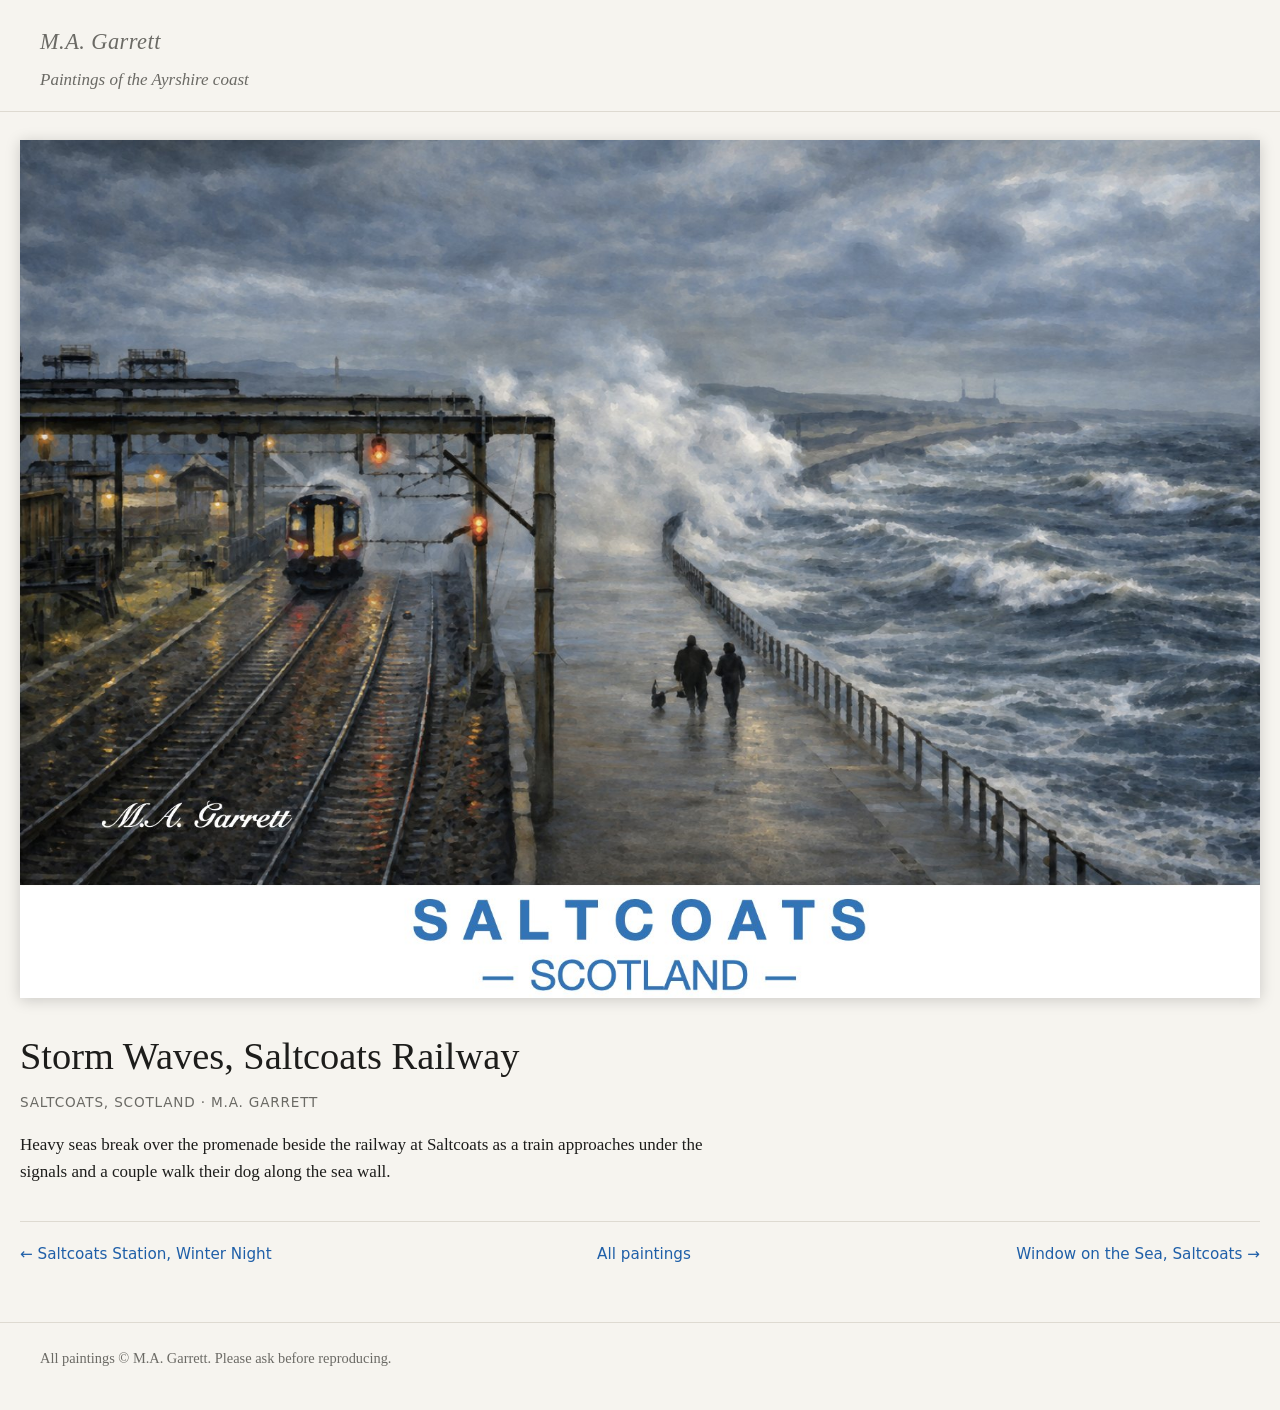
<file: paintings/saltcoats-storm-waves-railway/index.html>
<!doctype html>
<html lang="en-GB">
<head>
<meta charset="utf-8">
<meta name="viewport" content="width=device-width,initial-scale=1">
<title>Storm Waves, Saltcoats Railway — painting by M.A. Garrett</title>
<meta name="description" content="Heavy seas break over the promenade beside the railway at Saltcoats as a train approaches under the signals and a couple walk their dog along the sea wall.">
<meta name="author" content="M.A. Garrett">
<link rel="canonical" href="https://magarrett1964.github.io/3Ts_art/paintings/saltcoats-storm-waves-railway/">
<meta property="og:type" content="website">
<meta property="og:title" content="Storm Waves, Saltcoats Railway — painting by M.A. Garrett">
<meta property="og:description" content="Heavy seas break over the promenade beside the railway at Saltcoats as a train approaches under the signals and a couple walk their dog along the sea wall.">
<meta property="og:url" content="https://magarrett1964.github.io/3Ts_art/paintings/saltcoats-storm-waves-railway/">
<meta property="og:image" content="https://magarrett1964.github.io/3Ts_art/images/saltcoats-storm-waves-railway.jpg">
<meta name="twitter:card" content="summary_large_image">
<link rel="stylesheet" href="../../style.css">
<script type="application/ld+json">{"@context": "https://schema.org", "@type": "VisualArtwork", "name": "Storm Waves, Saltcoats Railway", "description": "Heavy seas break over the promenade beside the railway at Saltcoats as a train approaches under the signals and a couple walk their dog along the sea wall.", "image": "https://magarrett1964.github.io/3Ts_art/images/saltcoats-storm-waves-railway.jpg", "url": "https://magarrett1964.github.io/3Ts_art/paintings/saltcoats-storm-waves-railway/", "artform": "Digital painting", "creator": {"@type": "Person", "name": "M.A. Garrett"}, "contentLocation": {"@type": "Place", "name": "Saltcoats, Scotland"}}</script>
</head>
<body class="small">
<header class="site"><div class="wrap">
<p class="name"><a href="../../">M.A. Garrett</a></p>
<p>Paintings of the Ayrshire coast</p>
</div></header>
<main class="wrap piece">
<img src="../../images/saltcoats-storm-waves-railway.jpg" width="1753" height="1213" alt="Storm Waves, Saltcoats Railway — painting by M.A. Garrett. Heavy seas break over the promenade beside the railway at Saltcoats as a train approaches under the signals and a couple walk their dog along the sea wall.">
<h1>Storm Waves, Saltcoats Railway</h1>
<p class="meta">Saltcoats, Scotland · M.A. Garrett</p>
<p class="desc">Heavy seas break over the promenade beside the railway at Saltcoats as a train approaches under the signals and a couple walk their dog along the sea wall.</p>
<nav class="pager"><a href="../saltcoats-station-winter-night/">← Saltcoats Station, Winter Night</a><a href="../../">All paintings</a><a href="../saltcoats-window-on-the-sea/">Window on the Sea, Saltcoats →</a></nav>
</main>
<footer><div class="wrap">All paintings © M.A. Garrett. Please ask before reproducing.</div></footer>
</body></html>
</file>
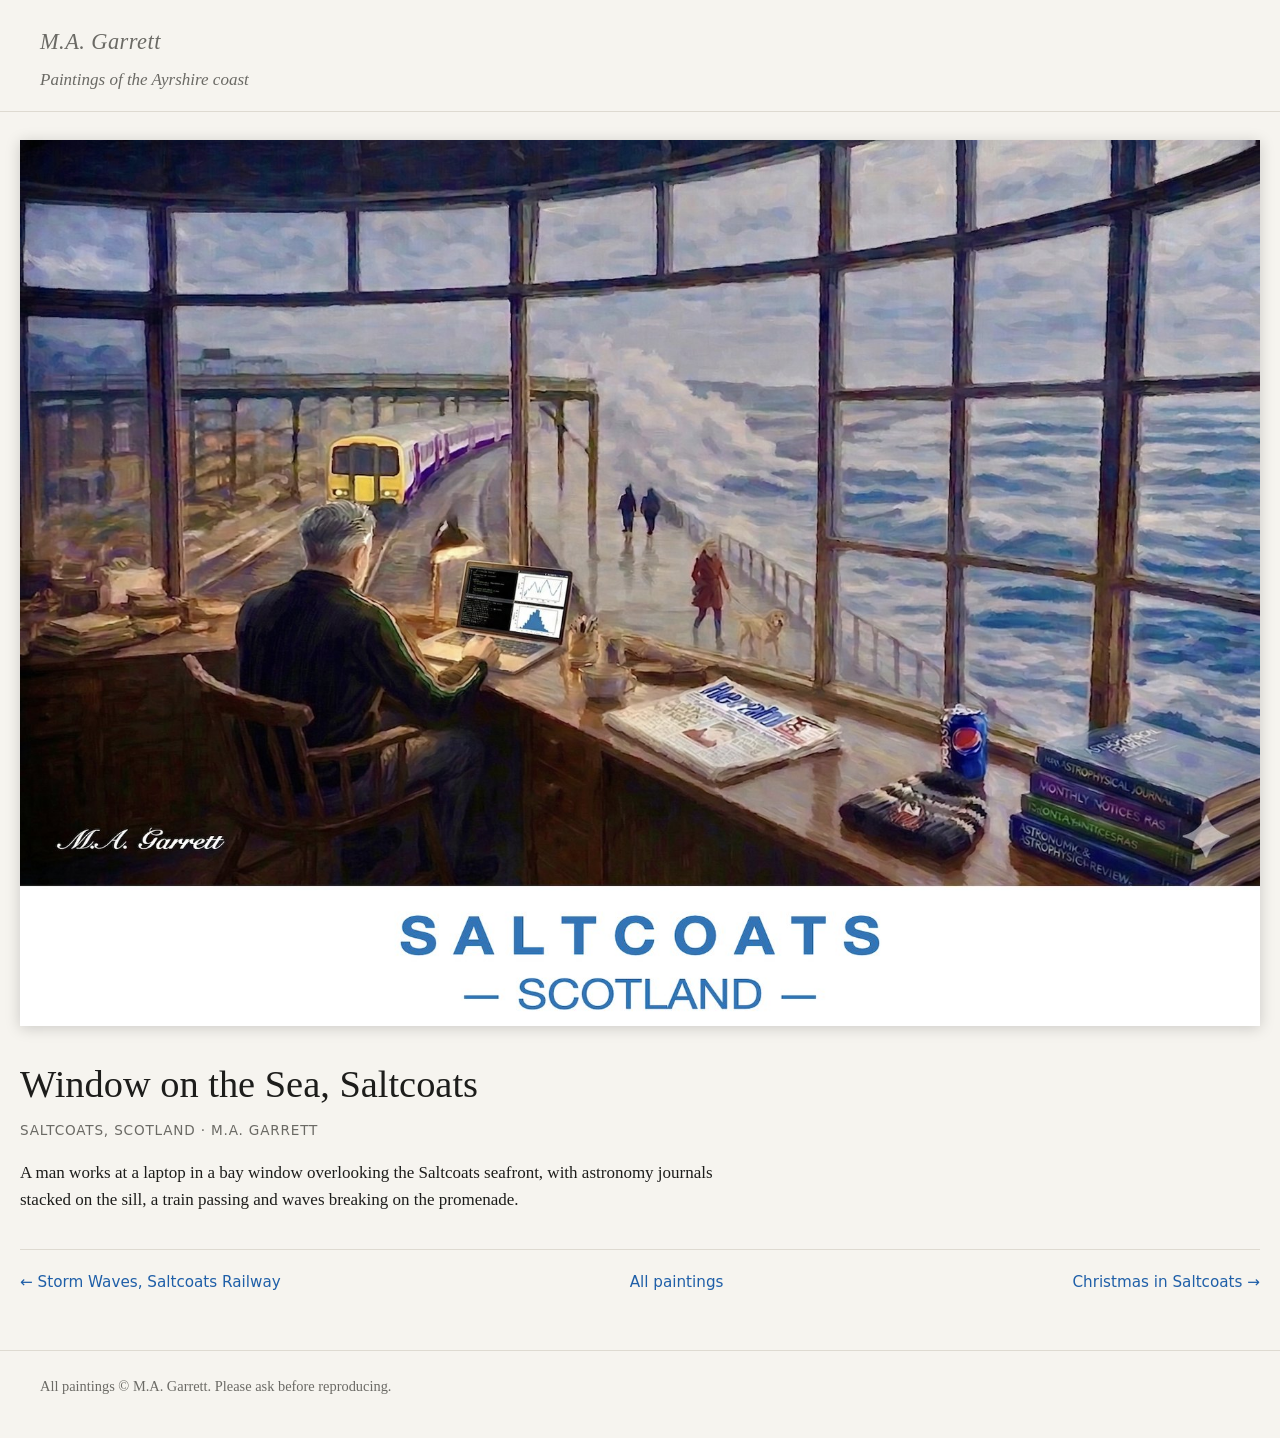
<file: paintings/saltcoats-window-on-the-sea/index.html>
<!doctype html>
<html lang="en-GB">
<head>
<meta charset="utf-8">
<meta name="viewport" content="width=device-width,initial-scale=1">
<title>Window on the Sea, Saltcoats — painting by M.A. Garrett</title>
<meta name="description" content="A man works at a laptop in a bay window overlooking the Saltcoats seafront, with astronomy journals stacked on the sill, a train passing and waves breaking on the promenade.">
<meta name="author" content="M.A. Garrett">
<link rel="canonical" href="https://magarrett1964.github.io/3Ts_art/paintings/saltcoats-window-on-the-sea/">
<meta property="og:type" content="website">
<meta property="og:title" content="Window on the Sea, Saltcoats — painting by M.A. Garrett">
<meta property="og:description" content="A man works at a laptop in a bay window overlooking the Saltcoats seafront, with astronomy journals stacked on the sill, a train passing and waves breaking on the promenade.">
<meta property="og:url" content="https://magarrett1964.github.io/3Ts_art/paintings/saltcoats-window-on-the-sea/">
<meta property="og:image" content="https://magarrett1964.github.io/3Ts_art/images/saltcoats-window-on-the-sea.jpg">
<meta name="twitter:card" content="summary_large_image">
<link rel="stylesheet" href="../../style.css">
<script type="application/ld+json">{"@context": "https://schema.org", "@type": "VisualArtwork", "name": "Window on the Sea, Saltcoats", "description": "A man works at a laptop in a bay window overlooking the Saltcoats seafront, with astronomy journals stacked on the sill, a train passing and waves breaking on the promenade.", "image": "https://magarrett1964.github.io/3Ts_art/images/saltcoats-window-on-the-sea.jpg", "url": "https://magarrett1964.github.io/3Ts_art/paintings/saltcoats-window-on-the-sea/", "artform": "Digital painting", "creator": {"@type": "Person", "name": "M.A. Garrett"}, "contentLocation": {"@type": "Place", "name": "Saltcoats, Scotland"}}</script>
</head>
<body class="small">
<header class="site"><div class="wrap">
<p class="name"><a href="../../">M.A. Garrett</a></p>
<p>Paintings of the Ayrshire coast</p>
</div></header>
<main class="wrap piece">
<img src="../../images/saltcoats-window-on-the-sea.jpg" width="1800" height="1286" alt="Window on the Sea, Saltcoats — painting by M.A. Garrett. A man works at a laptop in a bay window overlooking the Saltcoats seafront, with astronomy journals stacked on the sill, a train passing and waves breaking on the promenade.">
<h1>Window on the Sea, Saltcoats</h1>
<p class="meta">Saltcoats, Scotland · M.A. Garrett</p>
<p class="desc">A man works at a laptop in a bay window overlooking the Saltcoats seafront, with astronomy journals stacked on the sill, a train passing and waves breaking on the promenade.</p>
<nav class="pager"><a href="../saltcoats-storm-waves-railway/">← Storm Waves, Saltcoats Railway</a><a href="../../">All paintings</a><a href="../saltcoats-christmas/">Christmas in Saltcoats →</a></nav>
</main>
<footer><div class="wrap">All paintings © M.A. Garrett. Please ask before reproducing.</div></footer>
</body></html>
</file>
<file: style.css>
:root{--bg:#f6f4ef;--fg:#1d1d1b;--muted:#6b6a65;--line:#dedad1;--accent:#1f5fa8;--card:#fffdf8}
@media (prefers-color-scheme:dark){:root{--bg:#141413;--fg:#ecebe6;--muted:#9c9a92;--line:#2c2b28;--accent:#7fb0ea;--card:#1c1b19}}
*{box-sizing:border-box}
html{-webkit-text-size-adjust:100%}
body{margin:0;background:var(--bg);color:var(--fg);font:17px/1.6 Georgia,"Iowan Old Style","Palatino Linotype",serif}
a{color:inherit}
.wrap{max-width:1240px;margin:0 auto;padding:0 20px}
header.site{padding:56px 0 28px;border-bottom:1px solid var(--line)}
header.site .name{font-size:clamp(2rem,5vw,3.2rem);letter-spacing:.02em;margin:0;font-weight:normal}
header.site .name a{text-decoration:none}
header.site p{margin:.4rem 0 0;color:var(--muted);font-style:italic}
.small header.site{padding:24px 0 18px}
.small header.site .name{font-size:1.4rem}
.grid{display:grid;grid-template-columns:repeat(auto-fill,minmax(340px,1fr));gap:36px 28px;padding:40px 0 64px}
@media (max-width:420px){.grid{grid-template-columns:1fr}}
.grid a{text-decoration:none;display:block}
.grid figure{margin:0}
.grid img{width:100%;height:auto;display:block;background:var(--line);box-shadow:0 1px 3px rgba(0,0,0,.12);transition:transform .25s ease,box-shadow .25s ease}
.grid a:hover img,.grid a:focus img{transform:translateY(-3px);box-shadow:0 10px 24px rgba(0,0,0,.18)}
.grid figcaption{margin-top:12px;font-size:1rem}
.grid figcaption span{display:block;color:var(--muted);font-size:.85rem;font-family:system-ui,-apple-system,sans-serif;letter-spacing:.06em;text-transform:uppercase}
.piece{padding:28px 0 56px}
.piece img{width:100%;height:auto;display:block;box-shadow:0 2px 14px rgba(0,0,0,.18)}
.piece h1{font-weight:normal;font-size:clamp(1.6rem,4vw,2.4rem);margin:28px 0 4px}
.piece .meta{color:var(--muted);font-family:system-ui,-apple-system,sans-serif;font-size:.85rem;letter-spacing:.06em;text-transform:uppercase;margin:0 0 14px}
.piece .desc{max-width:42em}
nav.pager{display:flex;justify-content:space-between;gap:16px;margin-top:36px;padding-top:20px;border-top:1px solid var(--line);font-family:system-ui,-apple-system,sans-serif;font-size:.95rem}
nav.pager a{text-decoration:none;color:var(--accent)}
footer{border-top:1px solid var(--line);padding:24px 0 40px;color:var(--muted);font-size:.9rem}
</file>
